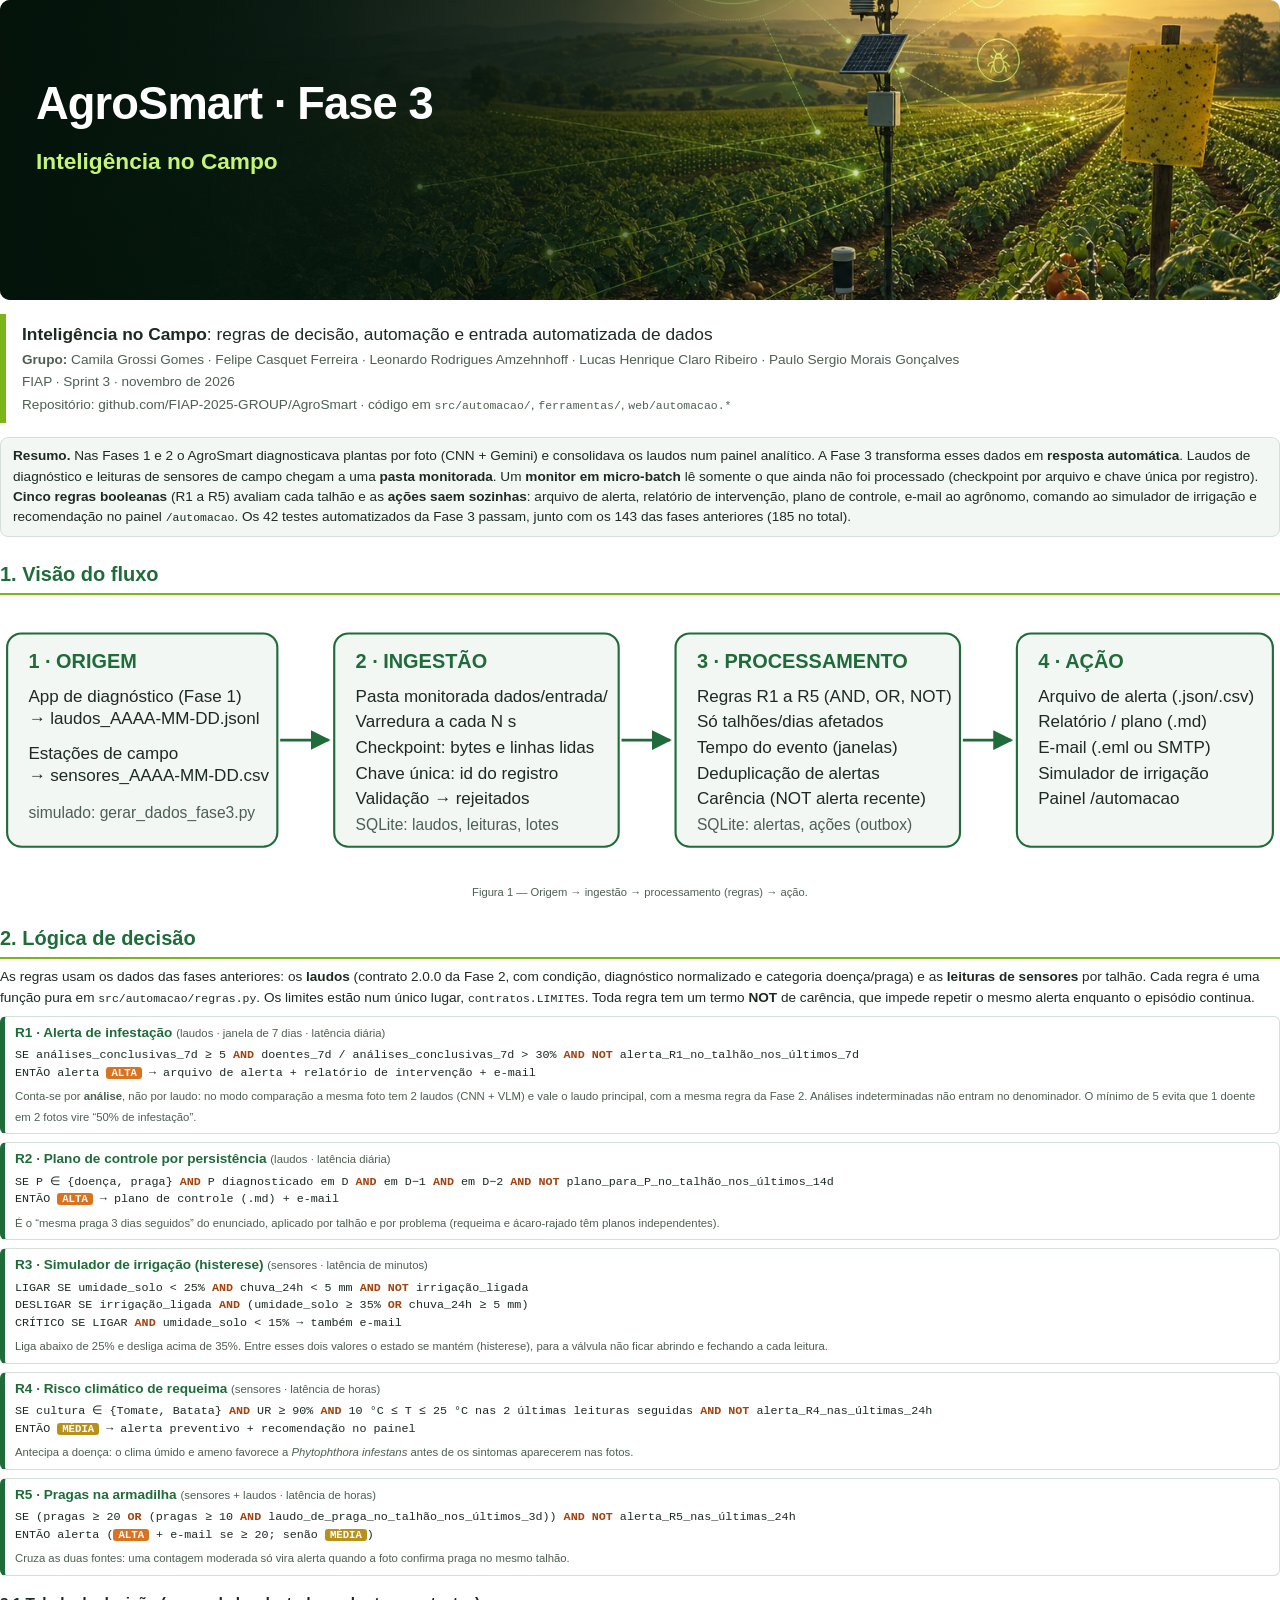
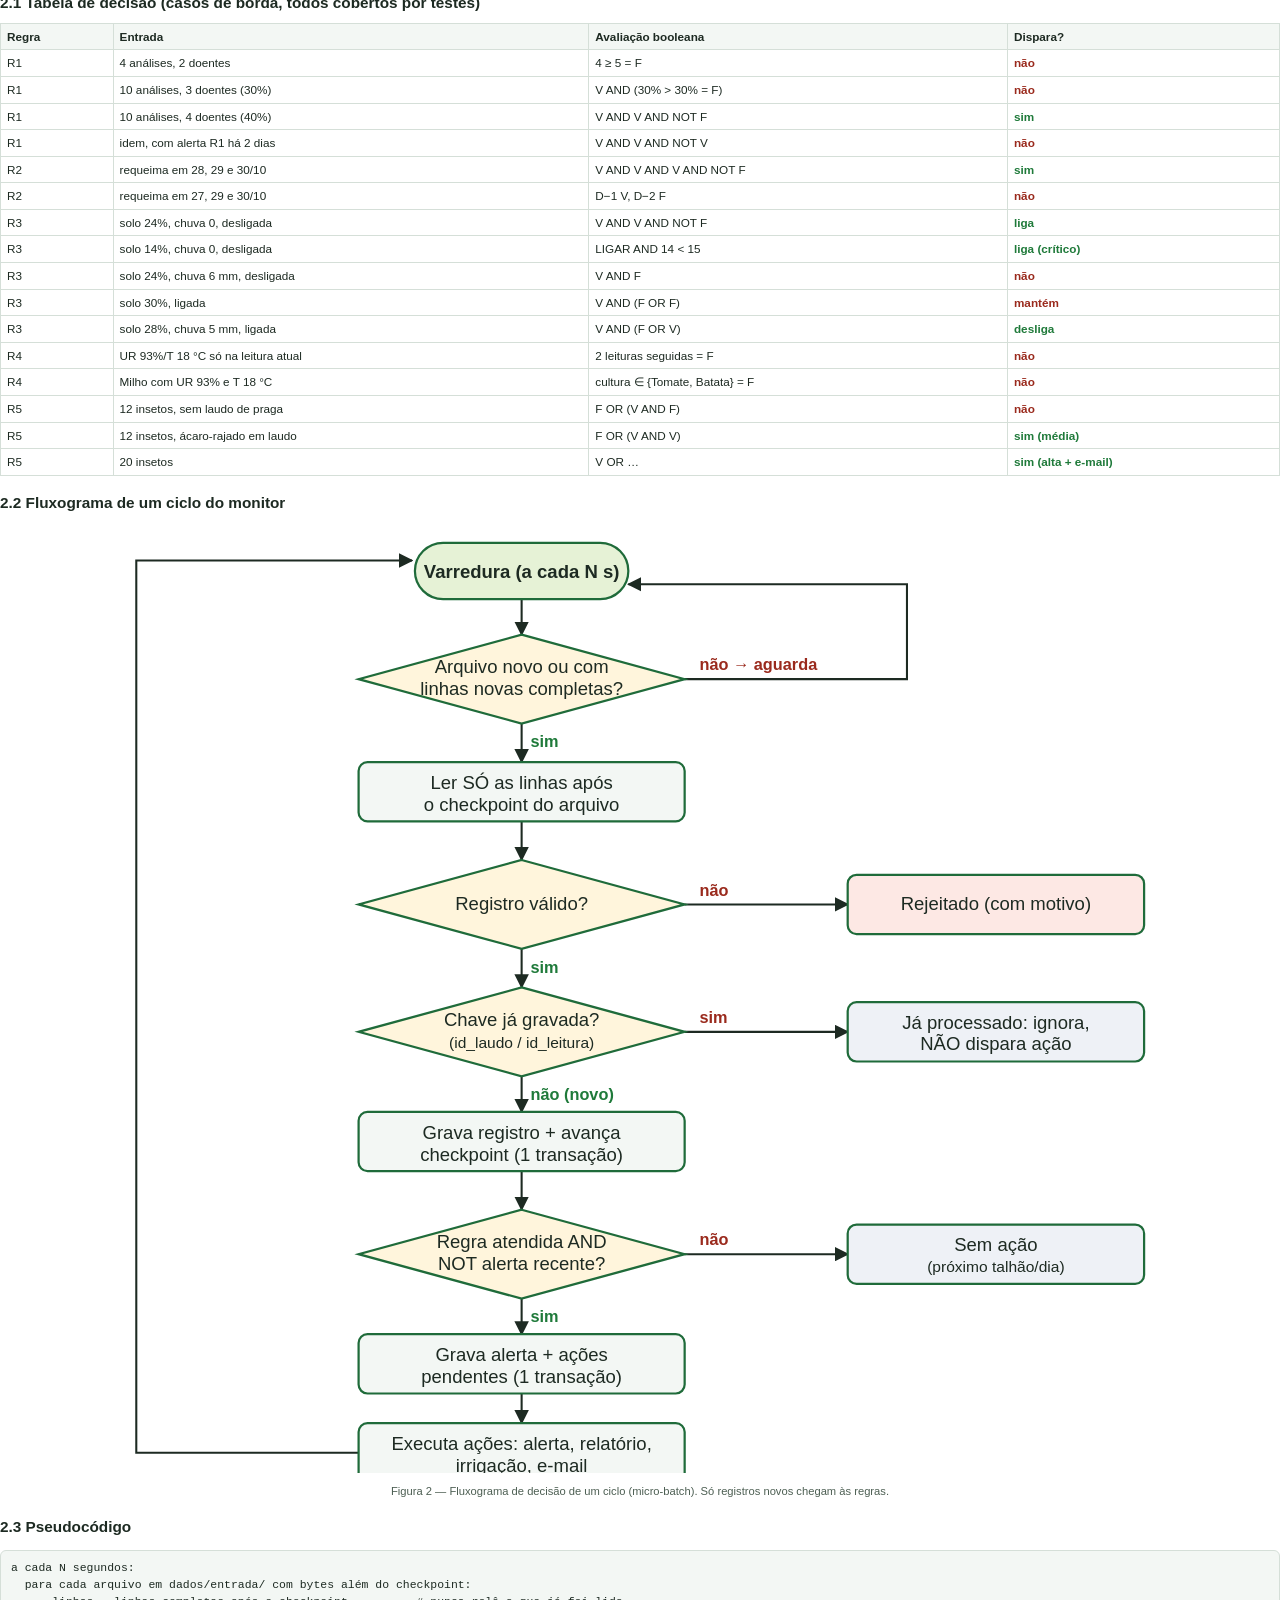
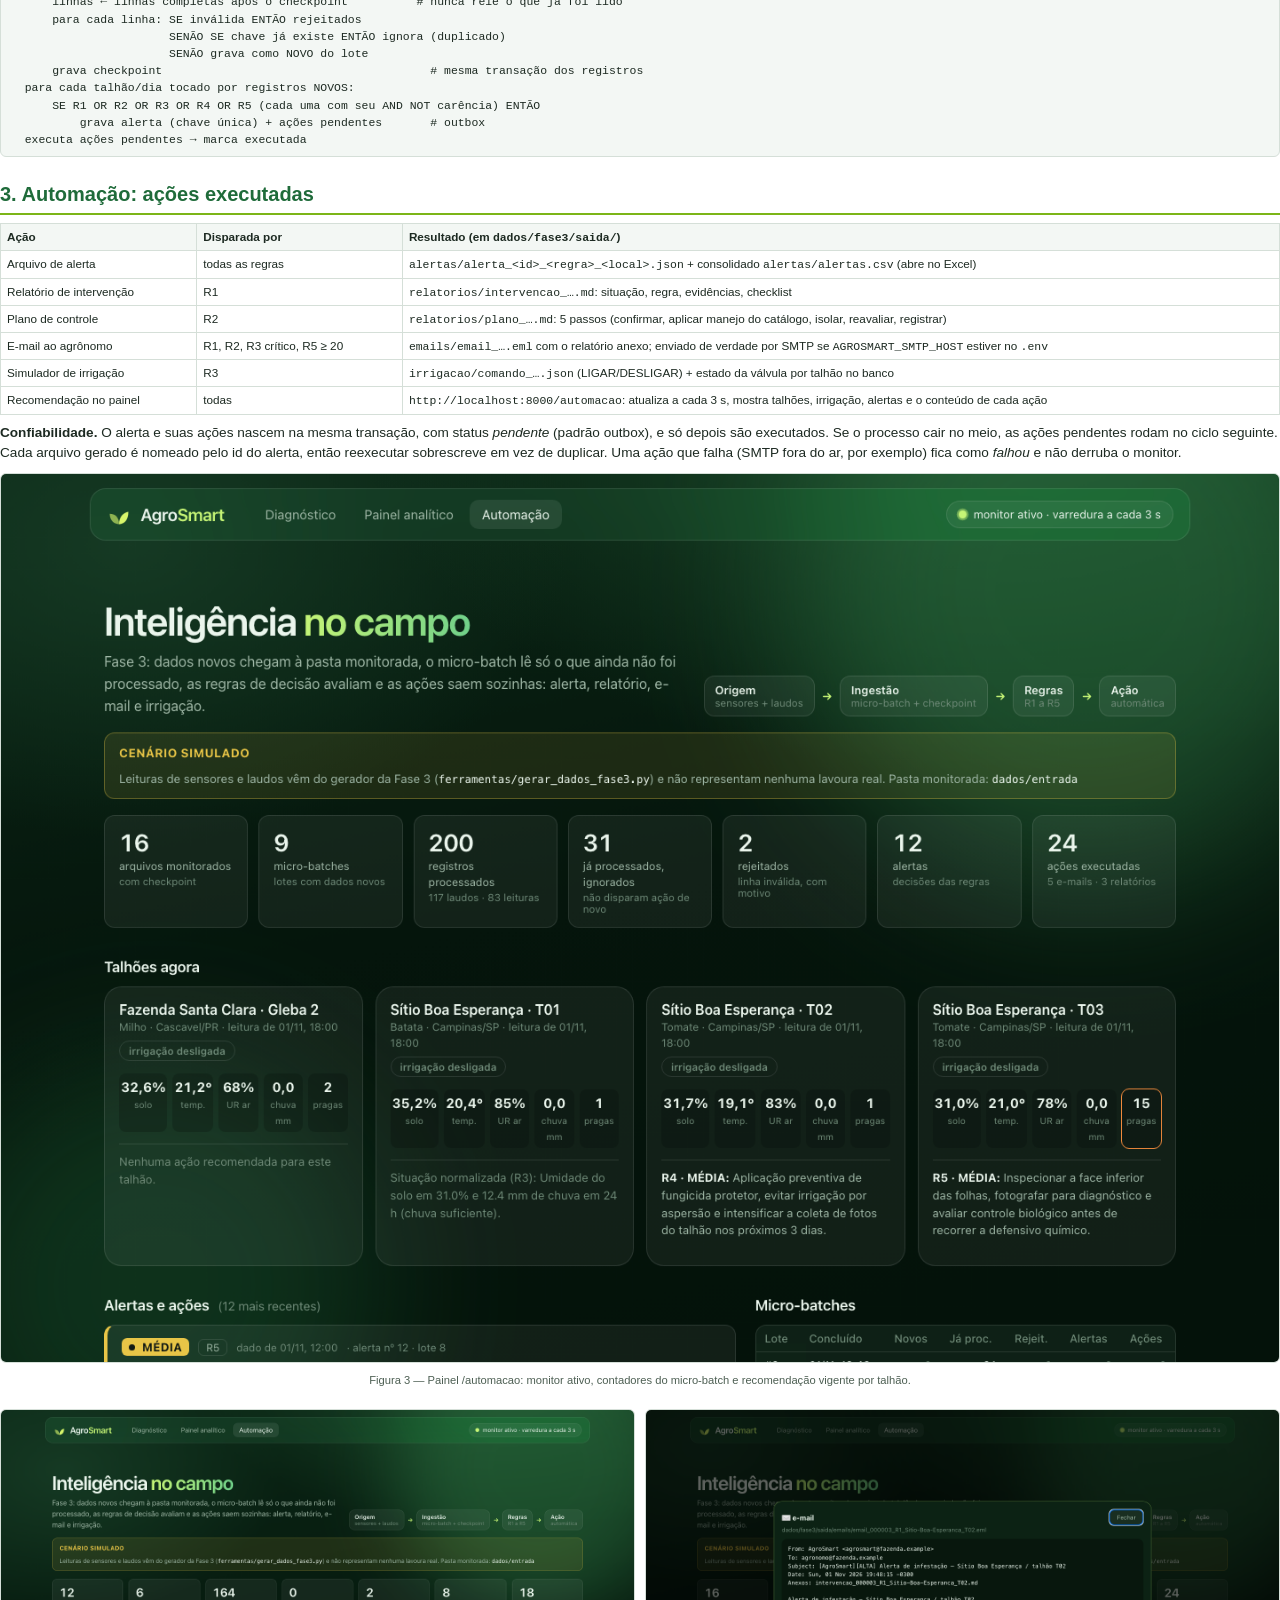
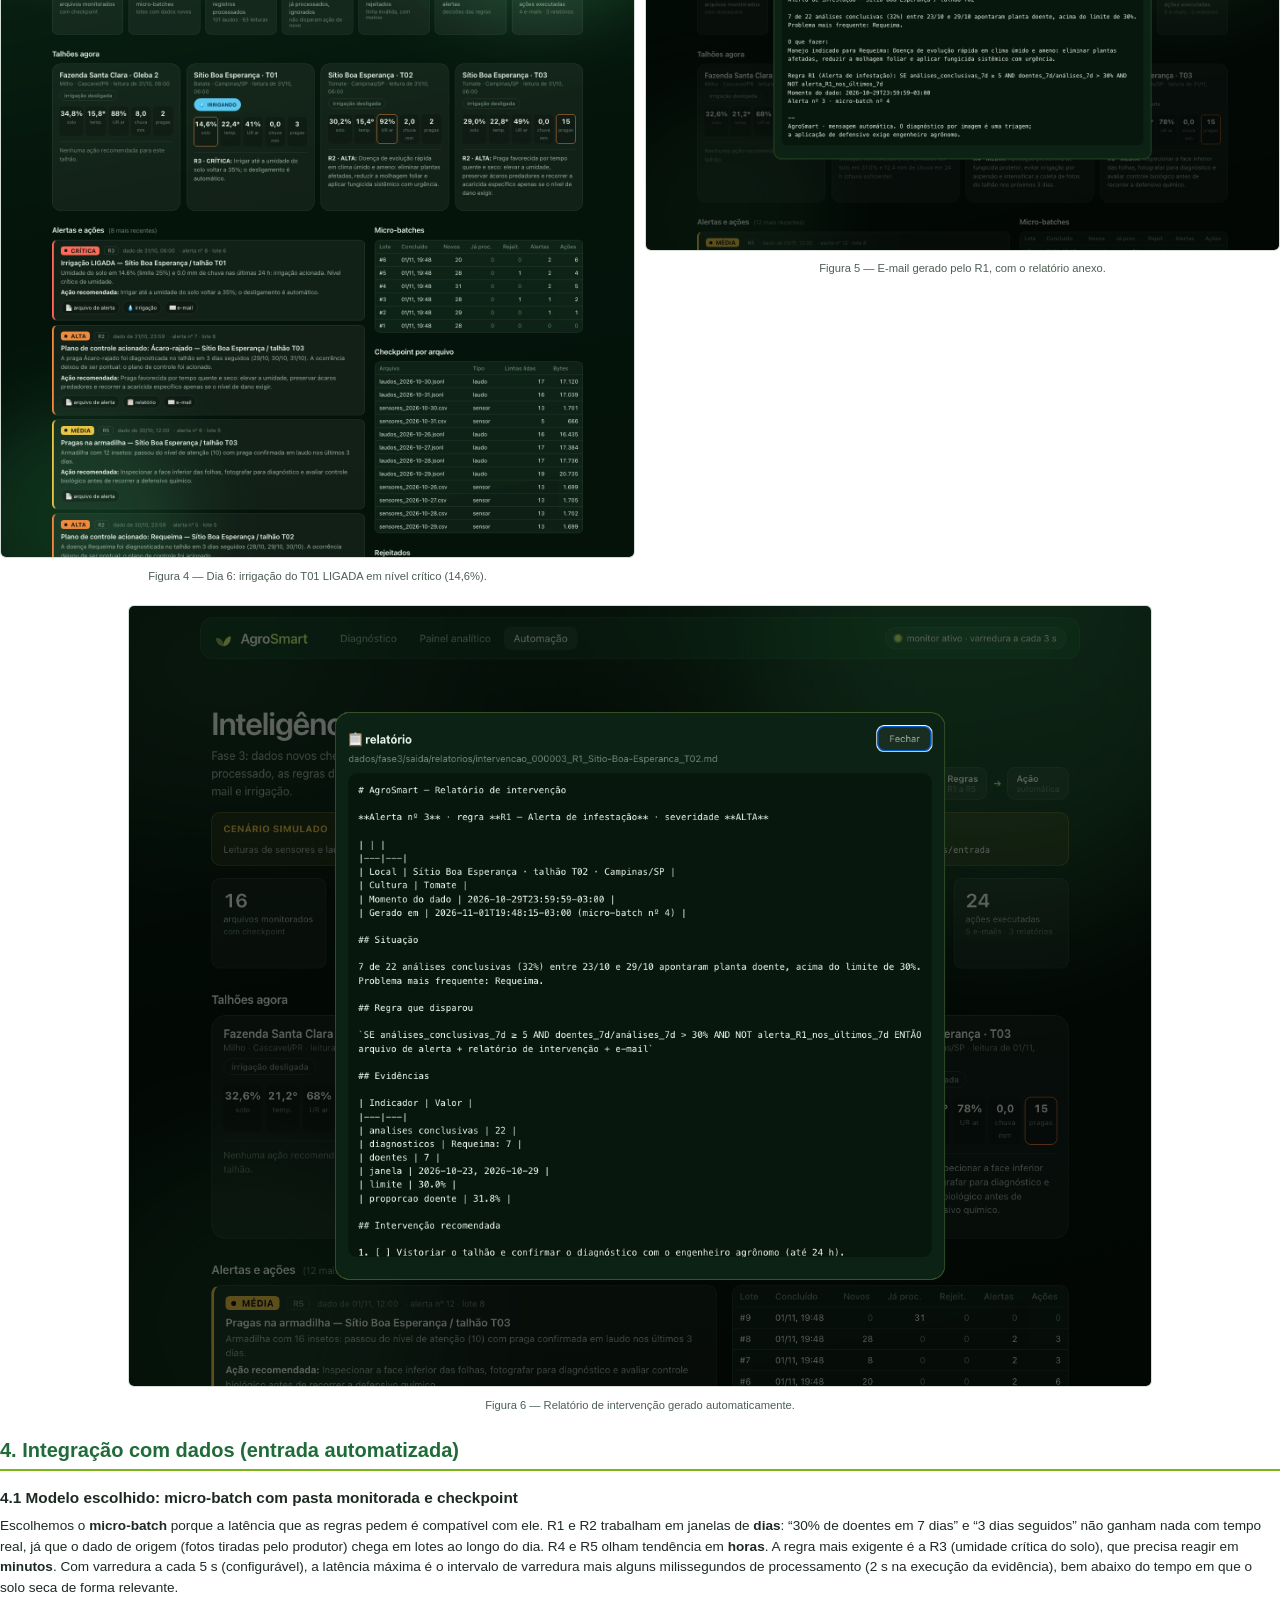
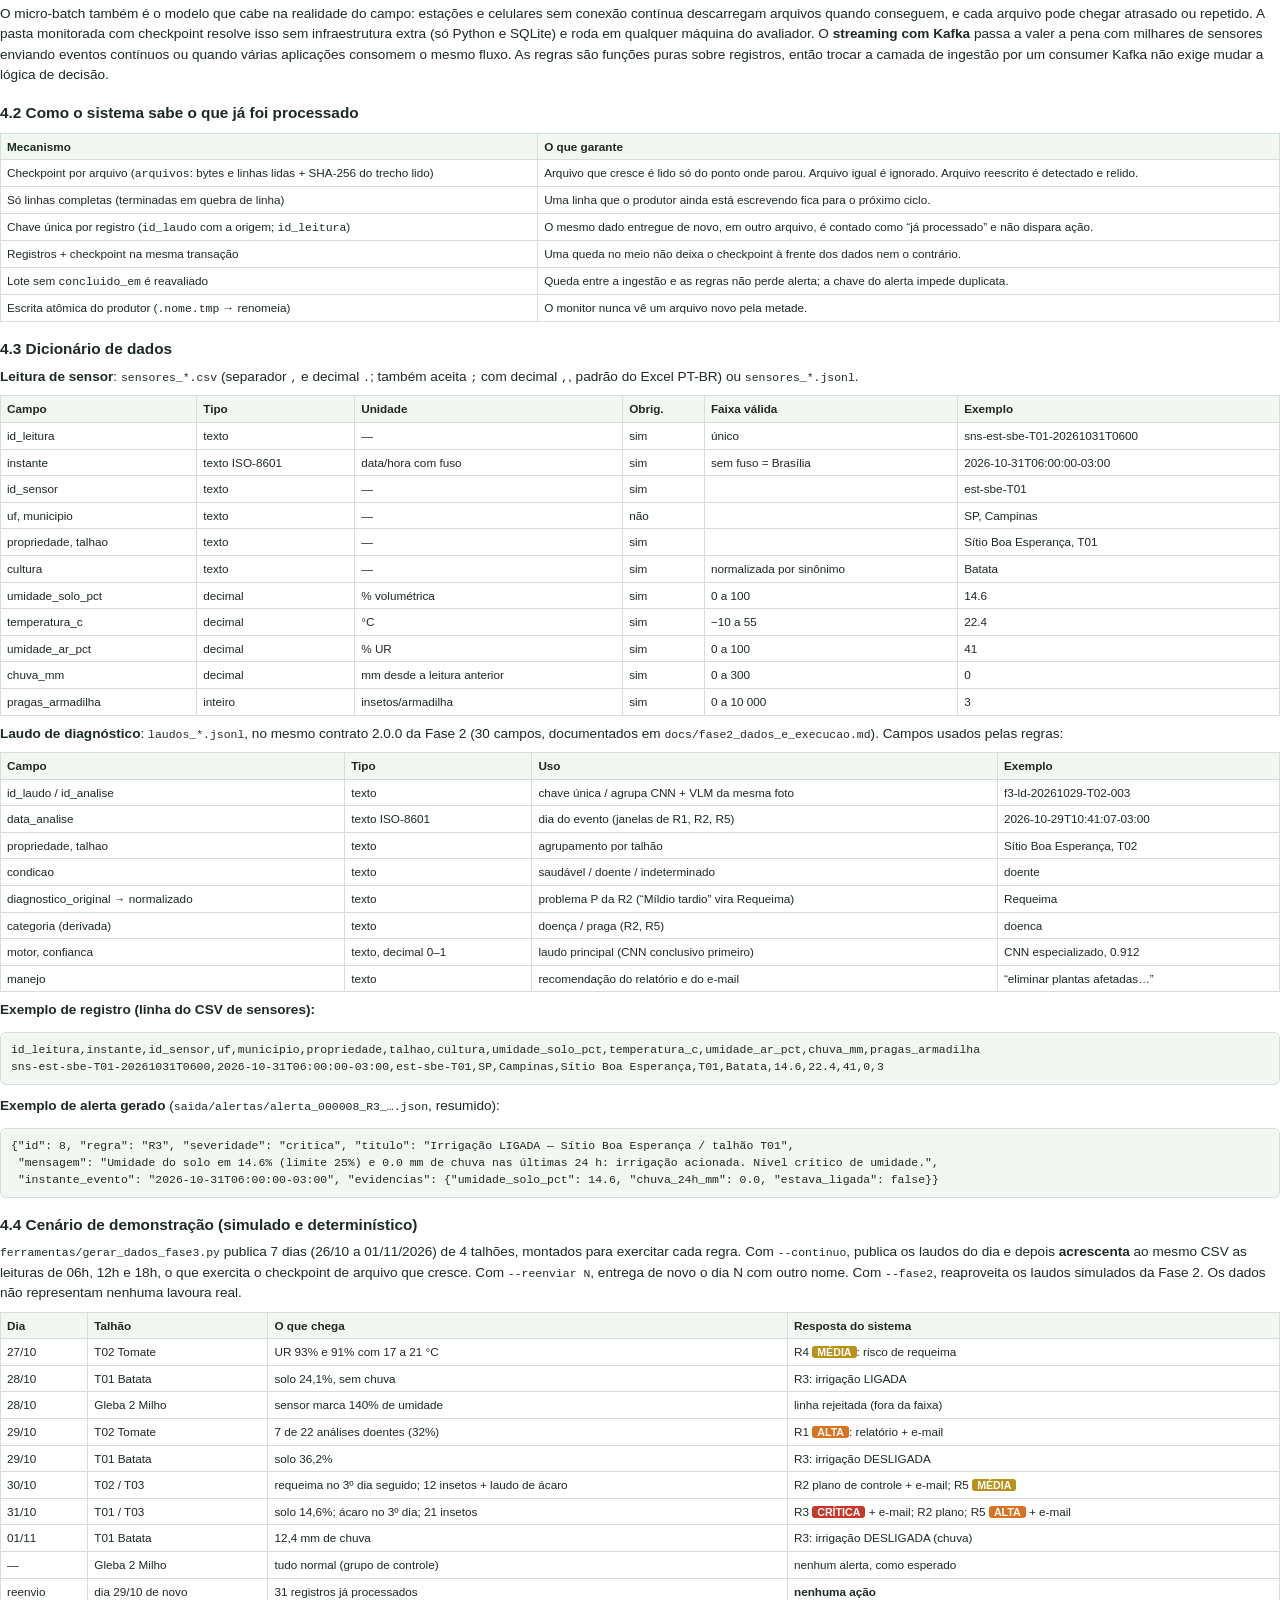
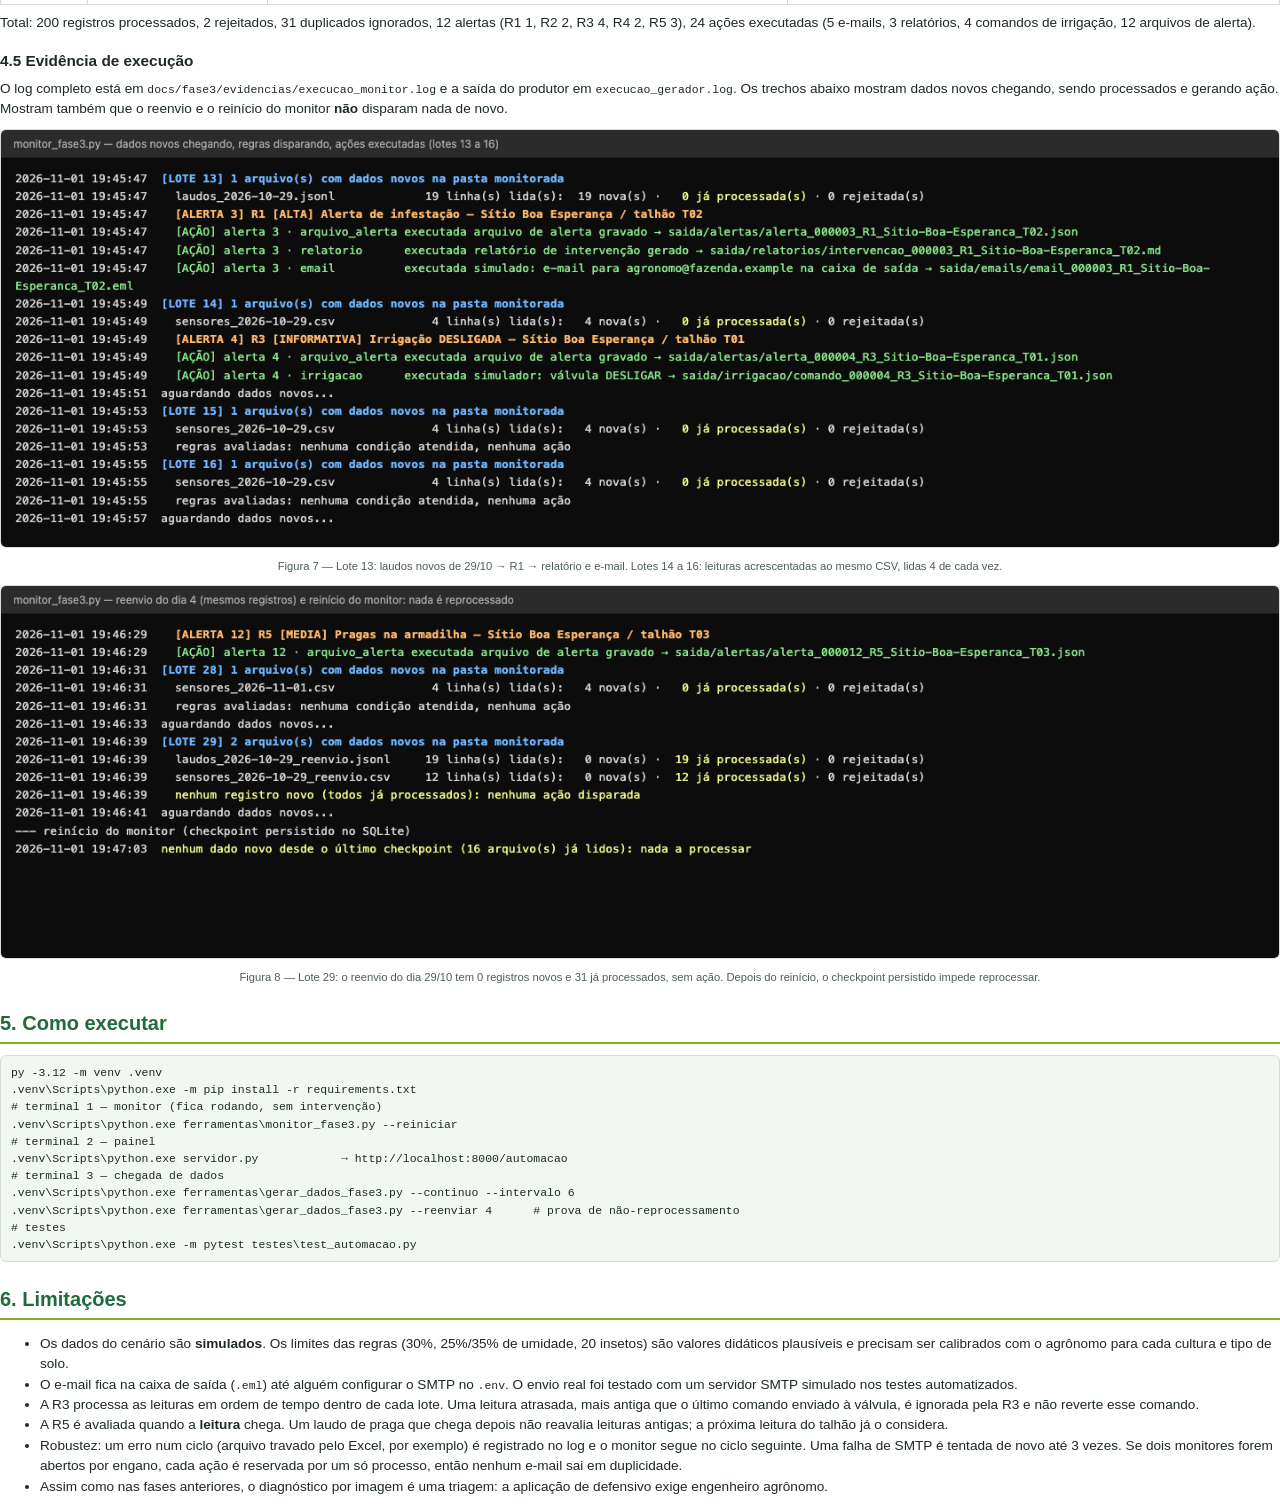
<file: docs/fase3/documento_fase3.html>
<!doctype html>
<html lang="pt-BR">
<head>
<meta charset="utf-8">
<title>AgroSmart Fase 3 — Inteligência no Campo</title>
<style>
  @page { size: A4; margin: 16mm 15mm 16mm 15mm; }
  :root { --verde: #1f6b3a; --lima: #7cb518; --tinta: #1d2a22; --suave: #4d5f53; --linha: #d5dfd8; --fundo: #f3f7f4;
          --critica: #c8382a; --alta: #d9731f; --media: #b8901a; --info: #2f6fb8; }
  * { box-sizing: border-box; }
  body { font-family: "Segoe UI", Inter, -apple-system, Helvetica, Arial, sans-serif; color: var(--tinta);
         font-size: 10.2pt; line-height: 1.5; margin: 0; }
  h1 { font-size: 24pt; margin: 0 0 4px; letter-spacing: -.02em; color: var(--verde); }
  h2 { font-size: 15pt; margin: 22px 0 8px; color: var(--verde); border-bottom: 2px solid var(--lima); padding-bottom: 4px;
       break-after: avoid; }
  h3 { font-size: 11.5pt; margin: 16px 0 6px; break-after: avoid; }
  p { margin: 6px 0; }
  code, pre { font-family: Menlo, Consolas, monospace; font-size: 8.6pt; }
  pre { background: var(--fundo); border: 1px solid var(--linha); border-radius: 6px; padding: 8px 10px;
        white-space: pre-wrap; word-break: break-word; break-inside: avoid; }
  table { border-collapse: collapse; width: 100%; margin: 8px 0; font-size: 8.8pt; break-inside: auto; }
  th, td { border: 1px solid var(--linha); padding: 4px 6px; text-align: left; vertical-align: top; }
  th { background: var(--fundo); }
  tr { break-inside: avoid; }
  .banner { position: relative; margin: 0 0 14px; border-radius: 10px; overflow: hidden; height: 300px; }
  .banner img { width: 100%; height: 100%; object-fit: cover; display: block; }
  .banner div { position: absolute; inset: 0; padding: 70px 36px; color: #fff;
    background: linear-gradient(90deg, rgba(4,18,10,.92) 0%, rgba(4,18,10,.6) 45%, rgba(4,18,10,0) 75%); }
  .banner h1 { color: #fff; font-size: 34pt; margin: 0; }
  .banner p { color: #c6f576; font-size: 17pt; margin: 6px 0 0; font-weight: 600; }
  .capa { border-left: 6px solid var(--lima); padding: 6px 0 6px 16px; margin-bottom: 14px; }
  .capa p { margin: 2px 0; color: var(--suave); }
  .capa .sub { font-size: 13pt; color: var(--tinta); }
  .caixa { background: var(--fundo); border: 1px solid var(--linha); border-radius: 8px; padding: 8px 12px; margin: 8px 0;
           break-inside: avoid; }
  .regra { border: 1px solid var(--linha); border-left: 5px solid var(--verde); border-radius: 6px; padding: 6px 10px;
           margin: 8px 0; break-inside: avoid; }
  .regra b.id { color: var(--verde); }
  .bool { font-family: Menlo, Consolas, monospace; font-size: 8.8pt; background: #fff; display: block; padding: 4px 0; }
  .op { color: #a1430f; font-weight: 700; }
  .sim { color: #1f7a3a; font-weight: 700; } .nao { color: #9a2a1d; font-weight: 700; }
  figure { margin: 10px 0; break-inside: avoid; text-align: center; }
  figure img { max-width: 100%; border: 1px solid var(--linha); border-radius: 6px; }
  figcaption { font-size: 8.4pt; color: var(--suave); margin-top: 3px; }
  .quebra { break-before: page; }
  .sev { padding: 0 5px; border-radius: 3px; color: #fff; font-size: 8pt; font-weight: 700; }
  .s-c { background: var(--critica); } .s-a { background: var(--alta); } .s-m { background: var(--media); } .s-i { background: var(--info); }
  .duas { display: grid; grid-template-columns: 1fr 1fr; gap: 10px; }
  small { color: var(--suave); }
</style>
</head>
<body>

<div class="banner"><img src="capa_fase3.jpg" alt=""><div><h1>AgroSmart · Fase 3</h1><p>Inteligência no Campo</p></div></div>
<div class="capa">
  <h1 style="display:none">AgroSmart · Fase 3</h1>
  <p class="sub"><b>Inteligência no Campo</b>: regras de decisão, automação e entrada automatizada de dados</p>
  <p><b>Grupo:</b> Camila Grossi Gomes · Felipe Casquet Ferreira · Leonardo Rodrigues Amzehnhoff · Lucas Henrique Claro Ribeiro · Paulo Sergio Morais Gonçalves</p>
  <p>FIAP · Sprint 3 · novembro de 2026</p>
  <p>Repositório: github.com/FIAP-2025-GROUP/AgroSmart · código em <code>src/automacao/</code>, <code>ferramentas/</code>, <code>web/automacao.*</code></p>
</div>

<div class="caixa">
  <b>Resumo.</b> Nas Fases 1 e 2 o AgroSmart diagnosticava plantas por foto (CNN + Gemini) e consolidava os laudos num
  painel analítico. A Fase 3 transforma esses dados em <b>resposta automática</b>. Laudos de diagnóstico e leituras de
  sensores de campo chegam a uma <b>pasta monitorada</b>. Um <b>monitor em micro-batch</b> lê somente o que ainda não
  foi processado (checkpoint por arquivo e chave única por registro). <b>Cinco regras booleanas</b> (R1 a R5) avaliam
  cada talhão e as <b>ações saem sozinhas</b>: arquivo de alerta, relatório de intervenção, plano de controle, e-mail ao
  agrônomo, comando ao simulador de irrigação e recomendação no painel <code>/automacao</code>. Os 42 testes
  automatizados da Fase 3 passam, junto com os 143 das fases anteriores (185 no total).
</div>

<h2>1. Visão do fluxo</h2>
<figure>
<svg viewBox="0 0 900 190" width="100%" xmlns="http://www.w3.org/2000/svg" font-family="Segoe UI, Helvetica, Arial" font-size="12">
  <defs><marker id="s" viewBox="0 0 10 10" refX="9" refY="5" markerWidth="7" markerHeight="7" orient="auto"><path d="M0 0L10 5L0 10z" fill="#1f6b3a"/></marker></defs>
  <g fill="#f3f7f4" stroke="#1f6b3a" stroke-width="1.5">
    <rect x="5" y="20" width="190" height="150" rx="10"/><rect x="235" y="20" width="200" height="150" rx="10"/>
    <rect x="475" y="20" width="200" height="150" rx="10"/><rect x="715" y="20" width="180" height="150" rx="10"/>
  </g>
  <g fill="#1f6b3a" font-weight="700" font-size="14"><text x="20" y="44">1 · ORIGEM</text><text x="250" y="44">2 · INGESTÃO</text>
    <text x="490" y="44">3 · PROCESSAMENTO</text><text x="730" y="44">4 · AÇÃO</text></g>
  <g fill="#1d2a22">
    <text x="20" y="68">App de diagnóstico (Fase 1)</text><text x="20" y="84">→ laudos_AAAA-MM-DD.jsonl</text>
    <text x="20" y="108">Estações de campo</text><text x="20" y="124">→ sensores_AAAA-MM-DD.csv</text>
    <text x="20" y="150" fill="#4d5f53" font-size="11">simulado: gerar_dados_fase3.py</text>
    <text x="250" y="68">Pasta monitorada dados/entrada/</text><text x="250" y="86">Varredura a cada N s</text>
    <text x="250" y="104">Checkpoint: bytes e linhas lidas</text><text x="250" y="122">Chave única: id do registro</text>
    <text x="250" y="140">Validação → rejeitados</text><text x="250" y="158" fill="#4d5f53" font-size="11">SQLite: laudos, leituras, lotes</text>
    <text x="490" y="68">Regras R1 a R5 (AND, OR, NOT)</text><text x="490" y="86">Só talhões/dias afetados</text>
    <text x="490" y="104">Tempo do evento (janelas)</text><text x="490" y="122">Deduplicação de alertas</text>
    <text x="490" y="140">Carência (NOT alerta recente)</text><text x="490" y="158" fill="#4d5f53" font-size="11">SQLite: alertas, ações (outbox)</text>
    <text x="730" y="68">Arquivo de alerta (.json/.csv)</text><text x="730" y="86">Relatório / plano (.md)</text>
    <text x="730" y="104">E-mail (.eml ou SMTP)</text><text x="730" y="122">Simulador de irrigação</text>
    <text x="730" y="140">Painel /automacao</text>
  </g>
  <g stroke="#1f6b3a" stroke-width="2" marker-end="url(#s)"><line x1="197" y1="95" x2="231" y2="95"/>
    <line x1="437" y1="95" x2="471" y2="95"/><line x1="677" y1="95" x2="711" y2="95"/></g>
</svg>
<figcaption>Figura 1 — Origem → ingestão → processamento (regras) → ação.</figcaption>
</figure>

<h2>2. Lógica de decisão</h2>
<p>As regras usam os dados das fases anteriores: os <b>laudos</b> (contrato 2.0.0 da Fase 2, com condição, diagnóstico
normalizado e categoria doença/praga) e as <b>leituras de sensores</b> por talhão. Cada regra é uma função pura em
<code>src/automacao/regras.py</code>. Os limites estão num único lugar, <code>contratos.LIMITES</code>. Toda regra tem um termo
<b>NOT</b> de carência, que impede repetir o mesmo alerta enquanto o episódio continua.</p>

<div class="regra"><b class="id">R1 · Alerta de infestação</b> <small>(laudos · janela de 7 dias · latência diária)</small>
<span class="bool">SE análises_conclusivas_7d ≥ 5 <span class="op">AND</span> doentes_7d / análises_conclusivas_7d &gt; 30%
<span class="op">AND NOT</span> alerta_R1_no_talhão_nos_últimos_7d<br>ENTÃO alerta <span class="sev s-a">ALTA</span> → arquivo de alerta + relatório de intervenção + e-mail</span>
<small>Conta-se por <b>análise</b>, não por laudo: no modo comparação a mesma foto tem 2 laudos (CNN + VLM) e vale o laudo
principal, com a mesma regra da Fase 2. Análises indeterminadas não entram no denominador. O mínimo de 5 evita que 1 doente em 2 fotos vire “50% de infestação”.</small></div>

<div class="regra"><b class="id">R2 · Plano de controle por persistência</b> <small>(laudos · latência diária)</small>
<span class="bool">SE P ∈ {doença, praga} <span class="op">AND</span> P diagnosticado em D <span class="op">AND</span> em D−1 <span class="op">AND</span> em D−2
<span class="op">AND NOT</span> plano_para_P_no_talhão_nos_últimos_14d<br>ENTÃO <span class="sev s-a">ALTA</span> → plano de controle (.md) + e-mail</span>
<small>É o “mesma praga 3 dias seguidos” do enunciado, aplicado por talhão e por problema (requeima e ácaro-rajado têm planos independentes).</small></div>

<div class="regra"><b class="id">R3 · Simulador de irrigação (histerese)</b> <small>(sensores · latência de minutos)</small>
<span class="bool">LIGAR SE umidade_solo &lt; 25% <span class="op">AND</span> chuva_24h &lt; 5 mm <span class="op">AND NOT</span> irrigação_ligada<br>
DESLIGAR SE irrigação_ligada <span class="op">AND</span> (umidade_solo ≥ 35% <span class="op">OR</span> chuva_24h ≥ 5 mm)<br>
CRÍTICO SE LIGAR <span class="op">AND</span> umidade_solo &lt; 15% → também e-mail</span>
<small>Liga abaixo de 25% e desliga acima de 35%. Entre esses dois valores o estado se mantém (histerese), para a válvula não ficar abrindo e fechando a cada leitura.</small></div>

<div class="regra"><b class="id">R4 · Risco climático de requeima</b> <small>(sensores · latência de horas)</small>
<span class="bool">SE cultura ∈ {Tomate, Batata} <span class="op">AND</span> UR ≥ 90% <span class="op">AND</span> 10 °C ≤ T ≤ 25 °C nas 2 últimas leituras seguidas
<span class="op">AND NOT</span> alerta_R4_nas_últimas_24h<br>ENTÃO <span class="sev s-m">MÉDIA</span> → alerta preventivo + recomendação no painel</span>
<small>Antecipa a doença: o clima úmido e ameno favorece a <i>Phytophthora infestans</i> antes de os sintomas aparecerem nas fotos.</small></div>

<div class="regra"><b class="id">R5 · Pragas na armadilha</b> <small>(sensores + laudos · latência de horas)</small>
<span class="bool">SE (pragas ≥ 20 <span class="op">OR</span> (pragas ≥ 10 <span class="op">AND</span> laudo_de_praga_no_talhão_nos_últimos_3d))
<span class="op">AND NOT</span> alerta_R5_nas_últimas_24h<br>ENTÃO alerta (<span class="sev s-a">ALTA</span> + e-mail se ≥ 20; senão <span class="sev s-m">MÉDIA</span>)</span>
<small>Cruza as duas fontes: uma contagem moderada só vira alerta quando a foto confirma praga no mesmo talhão.</small></div>

<h3>2.1 Tabela de decisão (casos de borda, todos cobertos por testes)</h3>
<table>
<tr><th>Regra</th><th>Entrada</th><th>Avaliação booleana</th><th>Dispara?</th></tr>
<tr><td>R1</td><td>4 análises, 2 doentes</td><td>4 ≥ 5 = F</td><td class="nao">não</td></tr>
<tr><td>R1</td><td>10 análises, 3 doentes (30%)</td><td>V AND (30% &gt; 30% = F)</td><td class="nao">não</td></tr>
<tr><td>R1</td><td>10 análises, 4 doentes (40%)</td><td>V AND V AND NOT F</td><td class="sim">sim</td></tr>
<tr><td>R1</td><td>idem, com alerta R1 há 2 dias</td><td>V AND V AND NOT V</td><td class="nao">não</td></tr>
<tr><td>R2</td><td>requeima em 28, 29 e 30/10</td><td>V AND V AND V AND NOT F</td><td class="sim">sim</td></tr>
<tr><td>R2</td><td>requeima em 27, 29 e 30/10</td><td>D−1 V, D−2 F</td><td class="nao">não</td></tr>
<tr><td>R3</td><td>solo 24%, chuva 0, desligada</td><td>V AND V AND NOT F</td><td class="sim">liga</td></tr>
<tr><td>R3</td><td>solo 14%, chuva 0, desligada</td><td>LIGAR AND 14 &lt; 15</td><td class="sim">liga (crítico)</td></tr>
<tr><td>R3</td><td>solo 24%, chuva 6 mm, desligada</td><td>V AND F</td><td class="nao">não</td></tr>
<tr><td>R3</td><td>solo 30%, ligada</td><td>V AND (F OR F)</td><td class="nao">mantém</td></tr>
<tr><td>R3</td><td>solo 28%, chuva 5 mm, ligada</td><td>V AND (F OR V)</td><td class="sim">desliga</td></tr>
<tr><td>R4</td><td>UR 93%/T 18 °C só na leitura atual</td><td>2 leituras seguidas = F</td><td class="nao">não</td></tr>
<tr><td>R4</td><td>Milho com UR 93% e T 18 °C</td><td>cultura ∈ {Tomate, Batata} = F</td><td class="nao">não</td></tr>
<tr><td>R5</td><td>12 insetos, sem laudo de praga</td><td>F OR (V AND F)</td><td class="nao">não</td></tr>
<tr><td>R5</td><td>12 insetos, ácaro-rajado em laudo</td><td>F OR (V AND V)</td><td class="sim">sim (média)</td></tr>
<tr><td>R5</td><td>20 insetos</td><td>V OR …</td><td class="sim">sim (alta + e-mail)</td></tr>
</table>

<h3>2.2 Fluxograma de um ciclo do monitor</h3>
<figure>
<svg viewBox="0 0 760 640" width="88%" xmlns="http://www.w3.org/2000/svg" font-family="Segoe UI, Helvetica, Arial" font-size="12.5">
  <defs><marker id="f" viewBox="0 0 10 10" refX="9" refY="5" markerWidth="7" markerHeight="7" orient="auto"><path d="M0 0L10 5L0 10z" fill="#1d2a22"/></marker></defs>
  <g stroke="#1d2a22" stroke-width="1.4" fill="none" marker-end="url(#f)">
    <line x1="300" y1="50" x2="300" y2="74"/><line x1="300" y1="134" x2="300" y2="160"/>
    <path d="M410 104 H560 V40 H372"/>
    <line x1="300" y1="200" x2="300" y2="226"/><path d="M410 256 H520"/>
    <line x1="300" y1="286" x2="300" y2="312"/><path d="M410 342 H520"/>
    <line x1="300" y1="372" x2="300" y2="396"/><line x1="300" y1="436" x2="300" y2="462"/>
    <path d="M410 492 H520"/><line x1="300" y1="522" x2="300" y2="546"/>
    <line x1="300" y1="586" x2="300" y2="606"/>
    <path d="M190 626 H40 V24 H226"/>
  </g>
  <g stroke="#1f6b3a" stroke-width="1.5">
    <rect x="228" y="12" width="144" height="38" rx="19" fill="#e6f2d6"/>
    <polygon points="300,74 410,104 300,134 190,104" fill="#fff5dc"/>
    <rect x="190" y="160" width="220" height="40" rx="6" fill="#f3f7f4"/>
    <polygon points="300,226 410,256 300,286 190,256" fill="#fff5dc"/>
    <polygon points="300,312 410,342 300,372 190,342" fill="#fff5dc"/>
    <rect x="190" y="396" width="220" height="40" rx="6" fill="#f3f7f4"/>
    <polygon points="300,462 410,492 300,522 190,492" fill="#fff5dc"/>
    <rect x="190" y="546" width="220" height="40" rx="6" fill="#f3f7f4"/>
    <rect x="190" y="606" width="220" height="40" rx="6" fill="#f3f7f4"/>
    <rect x="520" y="236" width="200" height="40" rx="6" fill="#fde8e4"/>
    <rect x="520" y="322" width="200" height="40" rx="6" fill="#eef1f6"/>
    <rect x="520" y="472" width="200" height="40" rx="6" fill="#eef1f6"/>
  </g>
  <g fill="#1d2a22" text-anchor="middle">
    <text x="300" y="36" font-weight="700">Varredura (a cada N s)</text>
    <text x="300" y="100">Arquivo novo ou com</text><text x="300" y="115">linhas novas completas?</text>
    <text x="300" y="178">Ler SÓ as linhas após</text><text x="300" y="193">o checkpoint do arquivo</text>
    <text x="300" y="260">Registro válido?</text>
    <text x="300" y="338">Chave já gravada?</text><text x="300" y="353" font-size="10.5">(id_laudo / id_leitura)</text>
    <text x="300" y="414">Grava registro + avança</text><text x="300" y="429">checkpoint (1 transação)</text>
    <text x="300" y="488">Regra atendida AND</text><text x="300" y="503">NOT alerta recente?</text>
    <text x="300" y="564">Grava alerta + ações</text><text x="300" y="579">pendentes (1 transação)</text>
    <text x="300" y="624">Executa ações: alerta, relatório,</text><text x="300" y="639">irrigação, e-mail</text>
    <text x="620" y="260">Rejeitado (com motivo)</text>
    <text x="620" y="340">Já processado: ignora,</text><text x="620" y="354">NÃO dispara ação</text>
    <text x="620" y="490">Sem ação</text><text x="620" y="504" font-size="10.5">(próximo talhão/dia)</text>
  </g>
  <g font-size="11" font-weight="700">
    <text x="420" y="98" fill="#9a2a1d">não → aguarda</text><text x="306" y="150" fill="#1f7a3a">sim</text>
    <text x="420" y="250" fill="#9a2a1d">não</text><text x="306" y="302" fill="#1f7a3a">sim</text>
    <text x="420" y="336" fill="#9a2a1d">sim</text><text x="306" y="388" fill="#1f7a3a">não (novo)</text>
    <text x="420" y="486" fill="#9a2a1d">não</text><text x="306" y="538" fill="#1f7a3a">sim</text>
  </g>
</svg>
<figcaption>Figura 2 — Fluxograma de decisão de um ciclo (micro-batch). Só registros novos chegam às regras.</figcaption>
</figure>

<h3>2.3 Pseudocódigo</h3>
<pre>a cada N segundos:
  para cada arquivo em dados/entrada/ com bytes além do checkpoint:
      linhas ← linhas completas após o checkpoint          # nunca relê o que já foi lido
      para cada linha: SE inválida ENTÃO rejeitados
                       SENÃO SE chave já existe ENTÃO ignora (duplicado)
                       SENÃO grava como NOVO do lote
      grava checkpoint                                       # mesma transação dos registros
  para cada talhão/dia tocado por registros NOVOS:
      SE R1 OR R2 OR R3 OR R4 OR R5 (cada uma com seu AND NOT carência) ENTÃO
          grava alerta (chave única) + ações pendentes       # outbox
  executa ações pendentes → marca executada</pre>

<h2>3. Automação: ações executadas</h2>
<table>
<tr><th>Ação</th><th>Disparada por</th><th>Resultado (em <code>dados/fase3/saida/</code>)</th></tr>
<tr><td>Arquivo de alerta</td><td>todas as regras</td><td><code>alertas/alerta_&lt;id&gt;_&lt;regra&gt;_&lt;local&gt;.json</code> + consolidado <code>alertas/alertas.csv</code> (abre no Excel)</td></tr>
<tr><td>Relatório de intervenção</td><td>R1</td><td><code>relatorios/intervencao_….md</code>: situação, regra, evidências, checklist</td></tr>
<tr><td>Plano de controle</td><td>R2</td><td><code>relatorios/plano_….md</code>: 5 passos (confirmar, aplicar manejo do catálogo, isolar, reavaliar, registrar)</td></tr>
<tr><td>E-mail ao agrônomo</td><td>R1, R2, R3 crítico, R5 ≥ 20</td><td><code>emails/email_….eml</code> com o relatório anexo; enviado de verdade por SMTP se <code>AGROSMART_SMTP_HOST</code> estiver no <code>.env</code></td></tr>
<tr><td>Simulador de irrigação</td><td>R3</td><td><code>irrigacao/comando_….json</code> (LIGAR/DESLIGAR) + estado da válvula por talhão no banco</td></tr>
<tr><td>Recomendação no painel</td><td>todas</td><td><code>http://localhost:8000/automacao</code>: atualiza a cada 3 s, mostra talhões, irrigação, alertas e o conteúdo de cada ação</td></tr>
</table>
<p><b>Confiabilidade.</b> O alerta e suas ações nascem na mesma transação, com status <i>pendente</i> (padrão outbox),
e só depois são executados. Se o processo cair no meio, as ações pendentes rodam no ciclo seguinte. Cada arquivo
gerado é nomeado pelo id do alerta, então reexecutar sobrescreve em vez de duplicar. Uma ação que falha (SMTP fora do
ar, por exemplo) fica como <i>falhou</i> e não derruba o monitor.</p>

<figure><img src="evidencias/capturas/02_painel_topo_talhoes.png"><figcaption>Figura 3 — Painel /automacao: monitor ativo, contadores do micro-batch e recomendação vigente por talhão.</figcaption></figure>
<div class="duas">
<figure><img src="evidencias/capturas/07_irrigacao_ligada_dia6.png"><figcaption>Figura 4 — Dia 6: irrigação do T01 LIGADA em nível crítico (14,6%).</figcaption></figure>
<figure><img src="evidencias/capturas/03_email_alerta_infestacao_R1.png"><figcaption>Figura 5 — E-mail gerado pelo R1, com o relatório anexo.</figcaption></figure>
</div>
<figure><img src="evidencias/capturas/04_relatorio_intervencao_R1.png" style="max-width:80%"><figcaption>Figura 6 — Relatório de intervenção gerado automaticamente.</figcaption></figure>

<div class="quebra"></div>
<h2>4. Integração com dados (entrada automatizada)</h2>

<h3>4.1 Modelo escolhido: micro-batch com pasta monitorada e checkpoint</h3>
<p>Escolhemos o <b>micro-batch</b> porque a latência que as regras pedem é compatível com ele. R1 e R2 trabalham em
janelas de <b>dias</b>: “30% de doentes em 7 dias” e “3 dias seguidos” não ganham nada com tempo real, já que o dado de
origem (fotos tiradas pelo produtor) chega em lotes ao longo do dia. R4 e R5 olham tendência em <b>horas</b>. A regra mais
exigente é a R3 (umidade crítica do solo), que precisa reagir em <b>minutos</b>. Com varredura a cada 5 s (configurável), a
latência máxima é o intervalo de varredura mais alguns milissegundos de processamento (2 s na execução da evidência),
bem abaixo do tempo em que o solo seca de forma relevante.</p>
<p>O micro-batch também é o modelo que cabe na realidade do campo: estações e celulares sem conexão contínua
descarregam arquivos quando conseguem, e cada arquivo pode chegar atrasado ou repetido. A pasta monitorada com
checkpoint resolve isso sem infraestrutura extra (só Python e SQLite) e roda em qualquer máquina do avaliador. O
<b>streaming com Kafka</b> passa a valer a pena com milhares de sensores enviando eventos contínuos ou quando várias
aplicações consomem o mesmo fluxo. As regras são funções puras sobre registros, então trocar a camada de ingestão
por um consumer Kafka não exige mudar a lógica de decisão.</p>

<h3>4.2 Como o sistema sabe o que já foi processado</h3>
<table>
<tr><th>Mecanismo</th><th>O que garante</th></tr>
<tr><td>Checkpoint por arquivo (<code>arquivos</code>: bytes e linhas lidas + SHA-256 do trecho lido)</td><td>Arquivo que cresce é lido só do ponto onde parou. Arquivo igual é ignorado. Arquivo reescrito é detectado e relido.</td></tr>
<tr><td>Só linhas completas (terminadas em quebra de linha)</td><td>Uma linha que o produtor ainda está escrevendo fica para o próximo ciclo.</td></tr>
<tr><td>Chave única por registro (<code>id_laudo</code> com a origem; <code>id_leitura</code>)</td><td>O mesmo dado entregue de novo, em outro arquivo, é contado como “já processado” e não dispara ação.</td></tr>
<tr><td>Registros + checkpoint na mesma transação</td><td>Uma queda no meio não deixa o checkpoint à frente dos dados nem o contrário.</td></tr>
<tr><td>Lote sem <code>concluido_em</code> é reavaliado</td><td>Queda entre a ingestão e as regras não perde alerta; a chave do alerta impede duplicata.</td></tr>
<tr><td>Escrita atômica do produtor (<code>.nome.tmp</code> → renomeia)</td><td>O monitor nunca vê um arquivo novo pela metade.</td></tr>
</table>

<h3>4.3 Dicionário de dados</h3>
<p><b>Leitura de sensor</b>: <code>sensores_*.csv</code> (separador <code>,</code> e decimal <code>.</code>; também aceita <code>;</code> com decimal <code>,</code>, padrão do Excel PT-BR) ou <code>sensores_*.jsonl</code>.</p>
<table>
<tr><th>Campo</th><th>Tipo</th><th>Unidade</th><th>Obrig.</th><th>Faixa válida</th><th>Exemplo</th></tr>
<tr><td>id_leitura</td><td>texto</td><td>—</td><td>sim</td><td>único</td><td>sns-est-sbe-T01-20261031T0600</td></tr>
<tr><td>instante</td><td>texto ISO-8601</td><td>data/hora com fuso</td><td>sim</td><td>sem fuso = Brasília</td><td>2026-10-31T06:00:00-03:00</td></tr>
<tr><td>id_sensor</td><td>texto</td><td>—</td><td>sim</td><td></td><td>est-sbe-T01</td></tr>
<tr><td>uf, municipio</td><td>texto</td><td>—</td><td>não</td><td></td><td>SP, Campinas</td></tr>
<tr><td>propriedade, talhao</td><td>texto</td><td>—</td><td>sim</td><td></td><td>Sítio Boa Esperança, T01</td></tr>
<tr><td>cultura</td><td>texto</td><td>—</td><td>sim</td><td>normalizada por sinônimo</td><td>Batata</td></tr>
<tr><td>umidade_solo_pct</td><td>decimal</td><td>% volumétrica</td><td>sim</td><td>0 a 100</td><td>14.6</td></tr>
<tr><td>temperatura_c</td><td>decimal</td><td>°C</td><td>sim</td><td>−10 a 55</td><td>22.4</td></tr>
<tr><td>umidade_ar_pct</td><td>decimal</td><td>% UR</td><td>sim</td><td>0 a 100</td><td>41</td></tr>
<tr><td>chuva_mm</td><td>decimal</td><td>mm desde a leitura anterior</td><td>sim</td><td>0 a 300</td><td>0</td></tr>
<tr><td>pragas_armadilha</td><td>inteiro</td><td>insetos/armadilha</td><td>sim</td><td>0 a 10 000</td><td>3</td></tr>
</table>
<p><b>Laudo de diagnóstico</b>: <code>laudos_*.jsonl</code>, no mesmo contrato 2.0.0 da Fase 2 (30 campos, documentados em
<code>docs/fase2_dados_e_execucao.md</code>). Campos usados pelas regras:</p>
<table>
<tr><th>Campo</th><th>Tipo</th><th>Uso</th><th>Exemplo</th></tr>
<tr><td>id_laudo / id_analise</td><td>texto</td><td>chave única / agrupa CNN + VLM da mesma foto</td><td>f3-ld-20261029-T02-003</td></tr>
<tr><td>data_analise</td><td>texto ISO-8601</td><td>dia do evento (janelas de R1, R2, R5)</td><td>2026-10-29T10:41:07-03:00</td></tr>
<tr><td>propriedade, talhao</td><td>texto</td><td>agrupamento por talhão</td><td>Sítio Boa Esperança, T02</td></tr>
<tr><td>condicao</td><td>texto</td><td>saudável / doente / indeterminado</td><td>doente</td></tr>
<tr><td>diagnostico_original → normalizado</td><td>texto</td><td>problema P da R2 (“Míldio tardio” vira Requeima)</td><td>Requeima</td></tr>
<tr><td>categoria (derivada)</td><td>texto</td><td>doença / praga (R2, R5)</td><td>doenca</td></tr>
<tr><td>motor, confianca</td><td>texto, decimal 0–1</td><td>laudo principal (CNN conclusivo primeiro)</td><td>CNN especializado, 0.912</td></tr>
<tr><td>manejo</td><td>texto</td><td>recomendação do relatório e do e-mail</td><td>“eliminar plantas afetadas…”</td></tr>
</table>
<p><b>Exemplo de registro (linha do CSV de sensores):</b></p>
<pre>id_leitura,instante,id_sensor,uf,municipio,propriedade,talhao,cultura,umidade_solo_pct,temperatura_c,umidade_ar_pct,chuva_mm,pragas_armadilha
sns-est-sbe-T01-20261031T0600,2026-10-31T06:00:00-03:00,est-sbe-T01,SP,Campinas,Sítio Boa Esperança,T01,Batata,14.6,22.4,41,0,3</pre>
<p><b>Exemplo de alerta gerado</b> (<code>saida/alertas/alerta_000008_R3_….json</code>, resumido):</p>
<pre>{"id": 8, "regra": "R3", "severidade": "critica", "titulo": "Irrigação LIGADA — Sítio Boa Esperança / talhão T01",
 "mensagem": "Umidade do solo em 14.6% (limite 25%) e 0.0 mm de chuva nas últimas 24 h: irrigação acionada. Nível crítico de umidade.",
 "instante_evento": "2026-10-31T06:00:00-03:00", "evidencias": {"umidade_solo_pct": 14.6, "chuva_24h_mm": 0.0, "estava_ligada": false}}</pre>

<h3>4.4 Cenário de demonstração (simulado e determinístico)</h3>
<p><code>ferramentas/gerar_dados_fase3.py</code> publica 7 dias (26/10 a 01/11/2026) de 4 talhões, montados para
exercitar cada regra. Com <code>--continuo</code>, publica os laudos do dia e depois <b>acrescenta</b> ao mesmo CSV as
leituras de 06h, 12h e 18h, o que exercita o checkpoint de arquivo que cresce. Com <code>--reenviar N</code>, entrega de
novo o dia N com outro nome. Com <code>--fase2</code>, reaproveita os laudos simulados da Fase 2. Os dados não
representam nenhuma lavoura real.</p>
<table>
<tr><th>Dia</th><th>Talhão</th><th>O que chega</th><th>Resposta do sistema</th></tr>
<tr><td>27/10</td><td>T02 Tomate</td><td>UR 93% e 91% com 17 a 21 °C</td><td>R4 <span class="sev s-m">MÉDIA</span>: risco de requeima</td></tr>
<tr><td>28/10</td><td>T01 Batata</td><td>solo 24,1%, sem chuva</td><td>R3: irrigação LIGADA</td></tr>
<tr><td>28/10</td><td>Gleba 2 Milho</td><td>sensor marca 140% de umidade</td><td>linha rejeitada (fora da faixa)</td></tr>
<tr><td>29/10</td><td>T02 Tomate</td><td>7 de 22 análises doentes (32%)</td><td>R1 <span class="sev s-a">ALTA</span>: relatório + e-mail</td></tr>
<tr><td>29/10</td><td>T01 Batata</td><td>solo 36,2%</td><td>R3: irrigação DESLIGADA</td></tr>
<tr><td>30/10</td><td>T02 / T03</td><td>requeima no 3º dia seguido; 12 insetos + laudo de ácaro</td><td>R2 plano de controle + e-mail; R5 <span class="sev s-m">MÉDIA</span></td></tr>
<tr><td>31/10</td><td>T01 / T03</td><td>solo 14,6%; ácaro no 3º dia; 21 insetos</td><td>R3 <span class="sev s-c">CRÍTICA</span> + e-mail; R2 plano; R5 <span class="sev s-a">ALTA</span> + e-mail</td></tr>
<tr><td>01/11</td><td>T01 Batata</td><td>12,4 mm de chuva</td><td>R3: irrigação DESLIGADA (chuva)</td></tr>
<tr><td>—</td><td>Gleba 2 Milho</td><td>tudo normal (grupo de controle)</td><td>nenhum alerta, como esperado</td></tr>
<tr><td>reenvio</td><td>dia 29/10 de novo</td><td>31 registros já processados</td><td><b>nenhuma ação</b></td></tr>
</table>
<p>Total: 200 registros processados, 2 rejeitados, 31 duplicados ignorados, 12 alertas (R1 1, R2 2, R3 4, R4 2,
R5 3), 24 ações executadas (5 e-mails, 3 relatórios, 4 comandos de irrigação, 12 arquivos de alerta).</p>

<h3>4.5 Evidência de execução</h3>
<p>O log completo está em <code>docs/fase3/evidencias/execucao_monitor.log</code> e a saída do produtor em
<code>execucao_gerador.log</code>. Os trechos abaixo mostram dados novos chegando, sendo processados e gerando ação. Mostram
também que o reenvio e o reinício do monitor <b>não</b> disparam nada de novo.</p>
<figure><img src="evidencias/capturas/08_log_dados_novos_e_acoes.png"><figcaption>Figura 7 — Lote 13: laudos novos de 29/10 → R1 → relatório e e-mail. Lotes 14 a 16: leituras acrescentadas ao mesmo CSV, lidas 4 de cada vez.</figcaption></figure>
<figure><img src="evidencias/capturas/09_log_reenvio_e_reinicio_sem_acao.png"><figcaption>Figura 8 — Lote 29: o reenvio do dia 29/10 tem 0 registros novos e 31 já processados, sem ação. Depois do reinício, o checkpoint persistido impede reprocessar.</figcaption></figure>

<h2>5. Como executar</h2>
<pre>py -3.12 -m venv .venv
.venv\Scripts\python.exe -m pip install -r requirements.txt
# terminal 1 — monitor (fica rodando, sem intervenção)
.venv\Scripts\python.exe ferramentas\monitor_fase3.py --reiniciar
# terminal 2 — painel
.venv\Scripts\python.exe servidor.py            → http://localhost:8000/automacao
# terminal 3 — chegada de dados
.venv\Scripts\python.exe ferramentas\gerar_dados_fase3.py --continuo --intervalo 6
.venv\Scripts\python.exe ferramentas\gerar_dados_fase3.py --reenviar 4      # prova de não-reprocessamento
# testes
.venv\Scripts\python.exe -m pytest testes\test_automacao.py</pre>

<h2>6. Limitações</h2>
<ul>
<li>Os dados do cenário são <b>simulados</b>. Os limites das regras (30%, 25%/35% de umidade, 20 insetos) são valores
didáticos plausíveis e precisam ser calibrados com o agrônomo para cada cultura e tipo de solo.</li>
<li>O e-mail fica na caixa de saída (<code>.eml</code>) até alguém configurar o SMTP no <code>.env</code>. O envio real
foi testado com um servidor SMTP simulado nos testes automatizados.</li>
<li>A R3 processa as leituras em ordem de tempo dentro de cada lote. Uma leitura atrasada, mais antiga que o
último comando enviado à válvula, é ignorada pela R3 e não reverte esse comando.</li>
<li>A R5 é avaliada quando a <b>leitura</b> chega. Um laudo de praga que chega depois não reavalia leituras antigas;
a próxima leitura do talhão já o considera.</li>
<li>Robustez: um erro num ciclo (arquivo travado pelo Excel, por exemplo) é registrado no log e o monitor segue no
ciclo seguinte. Uma falha de SMTP é tentada de novo até 3 vezes. Se dois monitores forem abertos por engano, cada ação
é reservada por um só processo, então nenhum e-mail sai em duplicidade.</li>
<li>Assim como nas fases anteriores, o diagnóstico por imagem é uma triagem: a aplicação de defensivo exige
engenheiro agrônomo.</li>
</ul>
</body>
</html>
</file>
